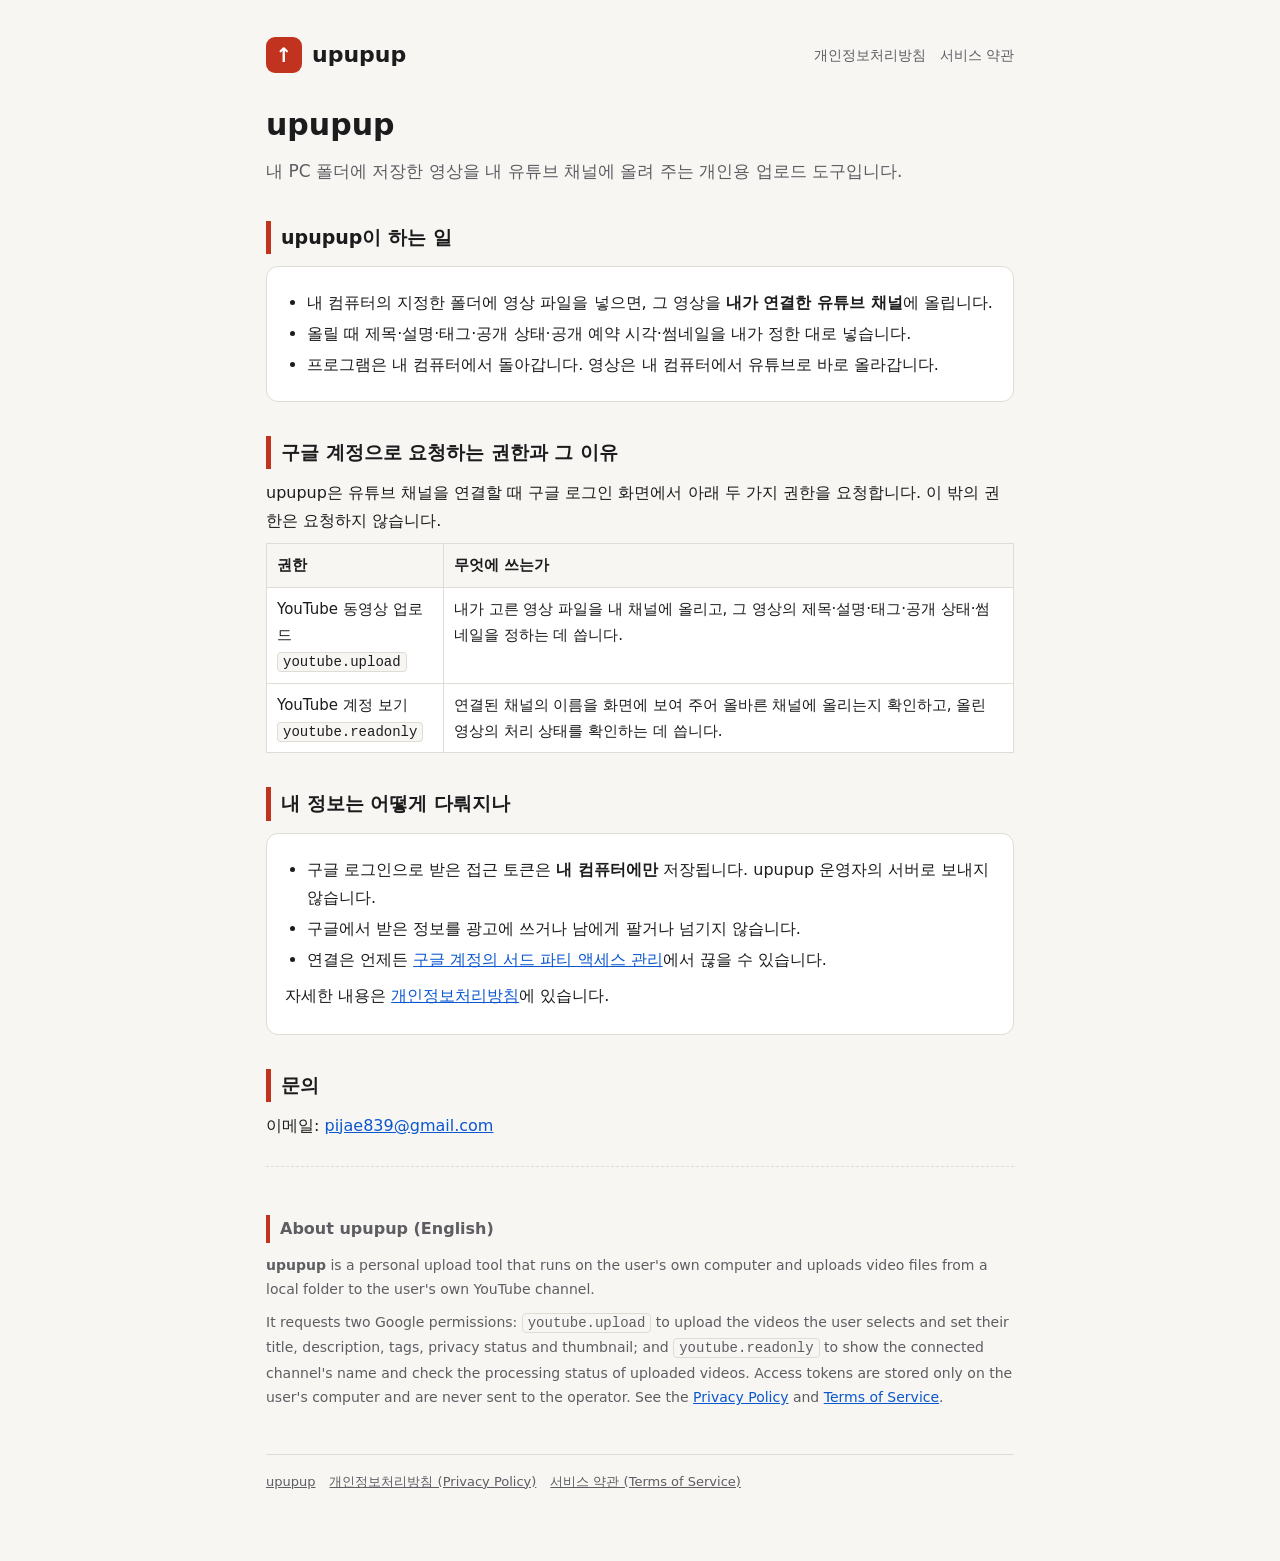
<file: index.html>
<!doctype html>
<html lang="ko">
<head>
<meta charset="utf-8">
<meta name="viewport" content="width=device-width, initial-scale=1">
<title>upupup — 내 PC의 영상을 내 유튜브 채널에 올려 주는 업로드 도구</title>
<meta name="description" content="upupup은 내 PC 폴더에 저장한 영상을 내 유튜브 채널에 올려 주는 개인용 업로드 도구입니다.">
<link rel="stylesheet" href="style.css">
</head>
<body>
<div class="wrap">

<header class="top">
  <a class="brand" href="./"><i>↑</i>upupup</a>
  <nav><a href="privacy.html">개인정보처리방침</a><a href="terms.html">서비스 약관</a></nav>
</header>

<h1>upupup</h1>
<p class="lead">내 PC 폴더에 저장한 영상을 내 유튜브 채널에 올려 주는 개인용 업로드 도구입니다.</p>

<h2>upupup이 하는 일</h2>
<div class="card">
<ul>
<li>내 컴퓨터의 지정한 폴더에 영상 파일을 넣으면, 그 영상을 <b>내가 연결한 유튜브 채널</b>에 올립니다.</li>
<li>올릴 때 제목·설명·태그·공개 상태·공개 예약 시각·썸네일을 내가 정한 대로 넣습니다.</li>
<li>프로그램은 내 컴퓨터에서 돌아갑니다. 영상은 내 컴퓨터에서 유튜브로 바로 올라갑니다.</li>
</ul>
</div>

<h2>구글 계정으로 요청하는 권한과 그 이유</h2>
<p>upupup은 유튜브 채널을 연결할 때 구글 로그인 화면에서 아래 두 가지 권한을 요청합니다. 이 밖의 권한은 요청하지 않습니다.</p>
<table>
<tr><th>권한</th><th>무엇에 쓰는가</th></tr>
<tr><td>YouTube 동영상 업로드<br><code>youtube.upload</code></td><td>내가 고른 영상 파일을 내 채널에 올리고, 그 영상의 제목·설명·태그·공개 상태·썸네일을 정하는 데 씁니다.</td></tr>
<tr><td>YouTube 계정 보기<br><code>youtube.readonly</code></td><td>연결된 채널의 이름을 화면에 보여 주어 올바른 채널에 올리는지 확인하고, 올린 영상의 처리 상태를 확인하는 데 씁니다.</td></tr>
</table>

<h2>내 정보는 어떻게 다뤄지나</h2>
<div class="card">
<ul>
<li>구글 로그인으로 받은 접근 토큰은 <b>내 컴퓨터에만</b> 저장됩니다. upupup 운영자의 서버로 보내지 않습니다.</li>
<li>구글에서 받은 정보를 광고에 쓰거나 남에게 팔거나 넘기지 않습니다.</li>
<li>연결은 언제든 <a href="https://myaccount.google.com/permissions" target="_blank" rel="noopener">구글 계정의 서드 파티 액세스 관리</a>에서 끊을 수 있습니다.</li>
</ul>
<p>자세한 내용은 <a href="privacy.html">개인정보처리방침</a>에 있습니다.</p>
</div>

<h2>문의</h2>
<p>이메일: <a href="mailto:pijae839@gmail.com">pijae839@gmail.com</a></p>

<div class="en">
<h2>About upupup (English)</h2>
<p><b>upupup</b> is a personal upload tool that runs on the user's own computer and uploads video files from a local folder to the user's own YouTube channel.</p>
<p>It requests two Google permissions: <code>youtube.upload</code> to upload the videos the user selects and set their title, description, tags, privacy status and thumbnail; and <code>youtube.readonly</code> to show the connected channel's name and check the processing status of uploaded videos. Access tokens are stored only on the user's computer and are never sent to the operator. See the <a href="privacy.html">Privacy Policy</a> and <a href="terms.html">Terms of Service</a>.</p>
</div>

<footer>
<a href="./">upupup</a><a href="privacy.html">개인정보처리방침 (Privacy Policy)</a><a href="terms.html">서비스 약관 (Terms of Service)</a>
</footer>

</div>
</body>
</html>
</file>
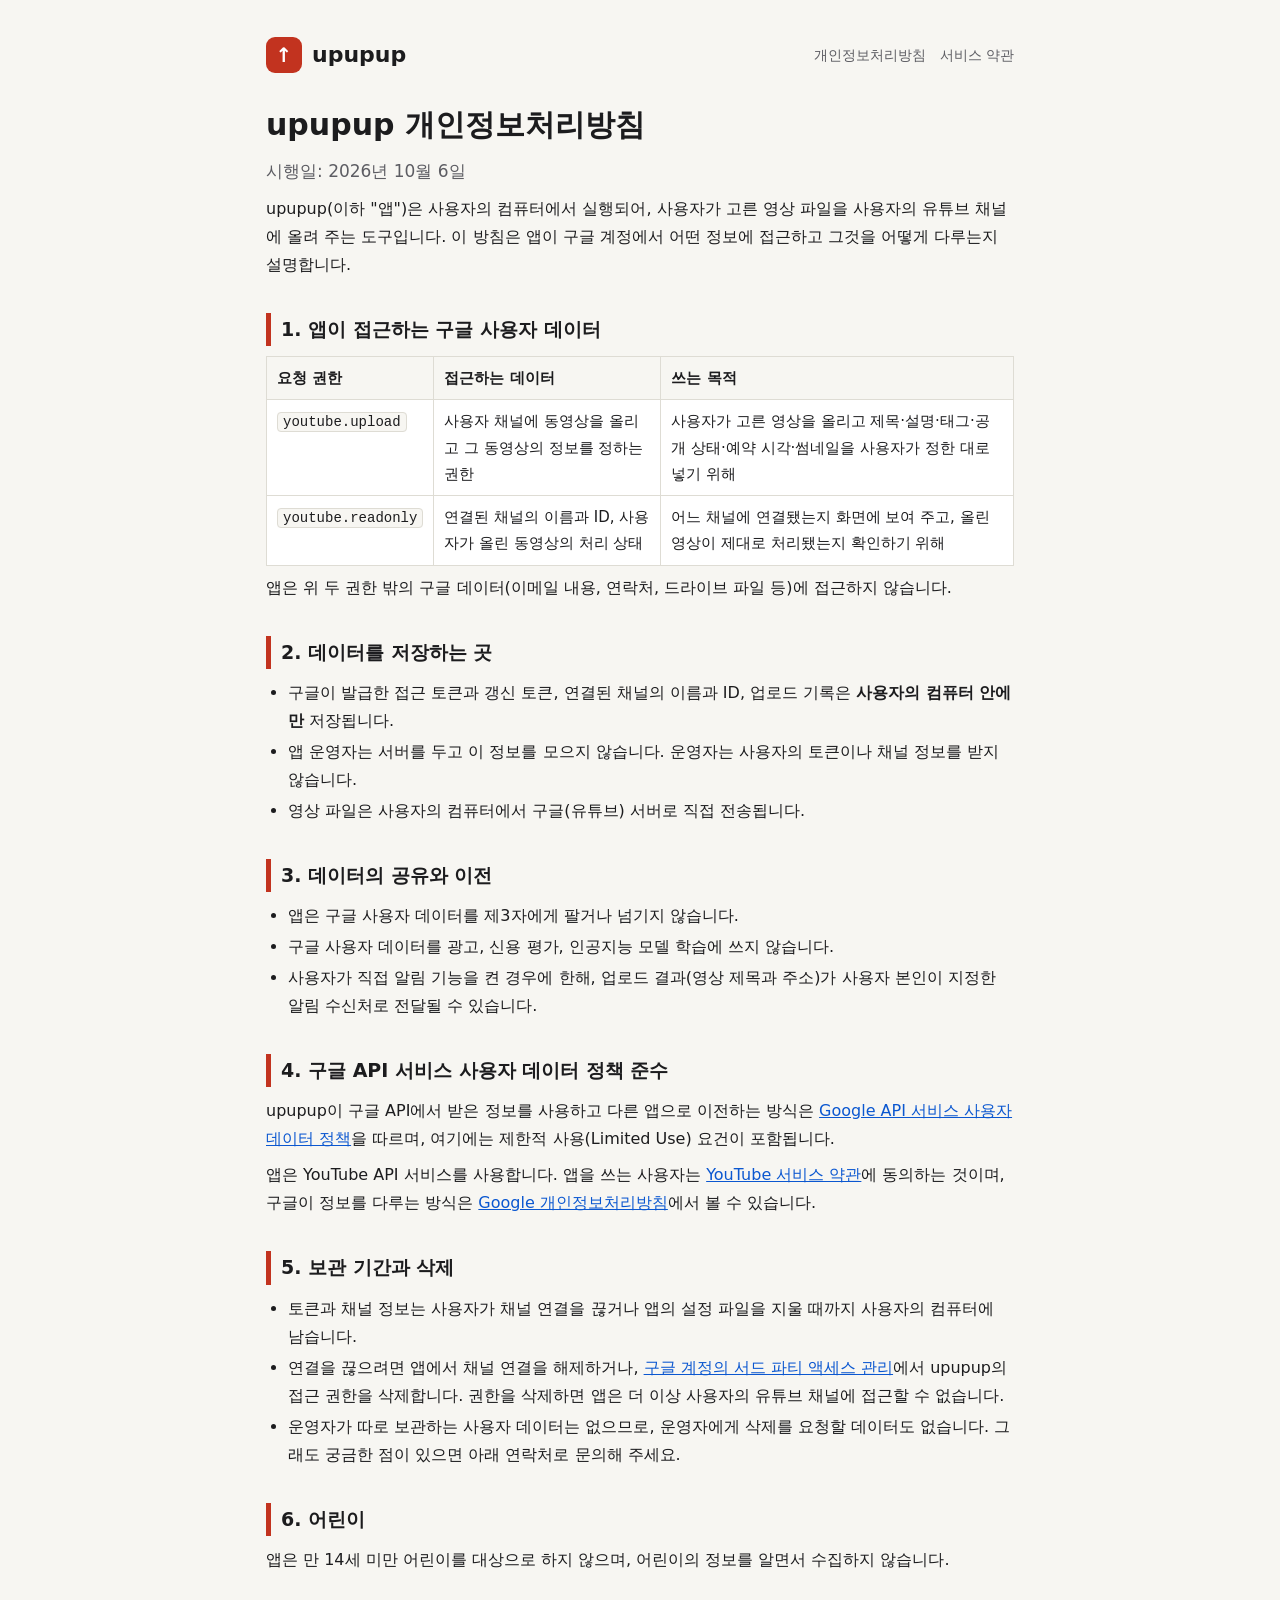
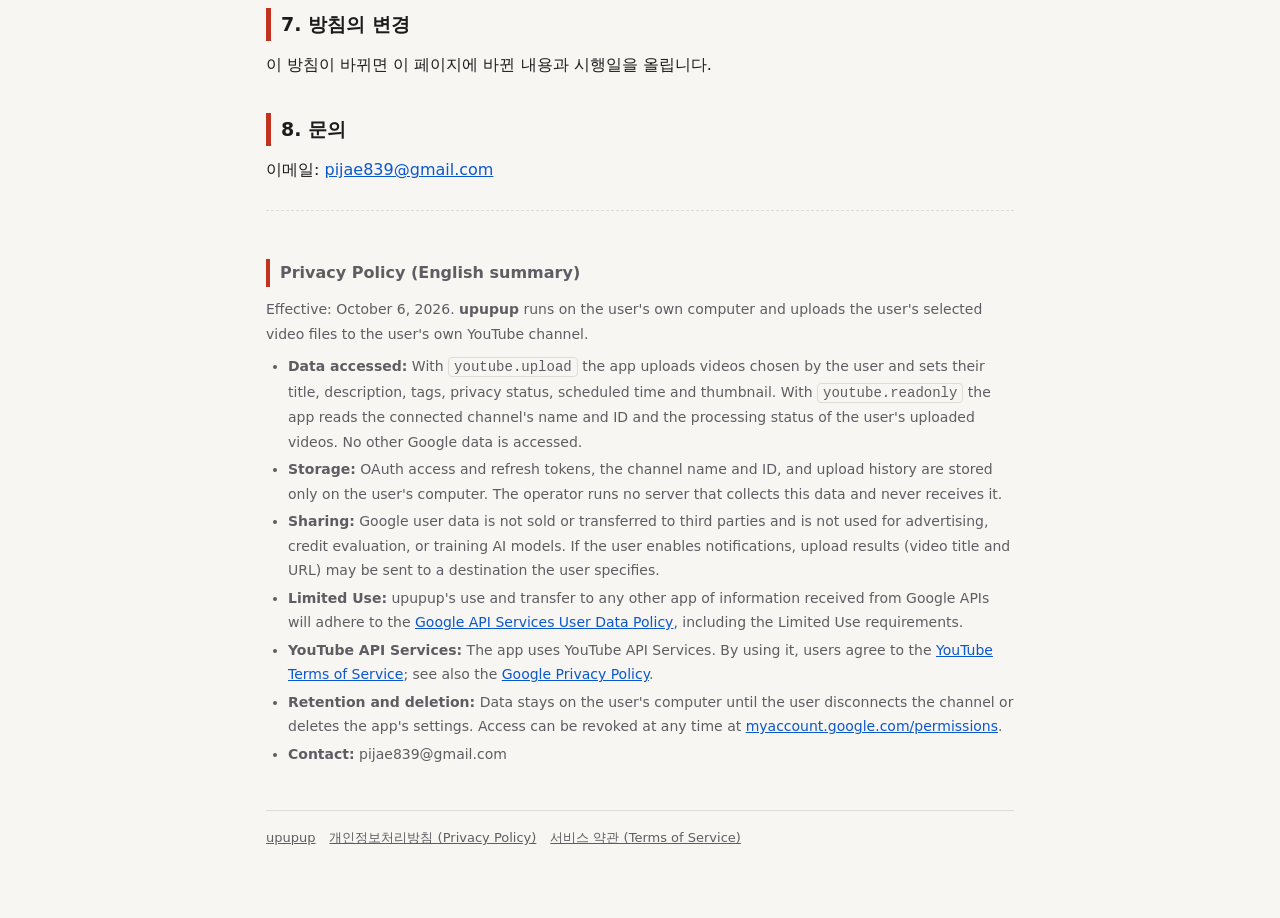
<file: privacy.html>
<!doctype html>
<html lang="ko">
<head>
<meta charset="utf-8">
<meta name="viewport" content="width=device-width, initial-scale=1">
<title>upupup 개인정보처리방침 (Privacy Policy)</title>
<link rel="stylesheet" href="style.css">
</head>
<body>
<div class="wrap">

<header class="top">
  <a class="brand" href="./"><i>↑</i>upupup</a>
  <nav><a href="privacy.html">개인정보처리방침</a><a href="terms.html">서비스 약관</a></nav>
</header>

<h1>upupup 개인정보처리방침</h1>
<p class="lead">시행일: 2026년 10월 6일</p>

<p>upupup(이하 "앱")은 사용자의 컴퓨터에서 실행되어, 사용자가 고른 영상 파일을 사용자의 유튜브 채널에 올려 주는 도구입니다. 이 방침은 앱이 구글 계정에서 어떤 정보에 접근하고 그것을 어떻게 다루는지 설명합니다.</p>

<h2>1. 앱이 접근하는 구글 사용자 데이터</h2>
<table>
<tr><th>요청 권한</th><th>접근하는 데이터</th><th>쓰는 목적</th></tr>
<tr><td><code>youtube.upload</code></td><td>사용자 채널에 동영상을 올리고 그 동영상의 정보를 정하는 권한</td><td>사용자가 고른 영상을 올리고 제목·설명·태그·공개 상태·예약 시각·썸네일을 사용자가 정한 대로 넣기 위해</td></tr>
<tr><td><code>youtube.readonly</code></td><td>연결된 채널의 이름과 ID, 사용자가 올린 동영상의 처리 상태</td><td>어느 채널에 연결됐는지 화면에 보여 주고, 올린 영상이 제대로 처리됐는지 확인하기 위해</td></tr>
</table>
<p>앱은 위 두 권한 밖의 구글 데이터(이메일 내용, 연락처, 드라이브 파일 등)에 접근하지 않습니다.</p>

<h2>2. 데이터를 저장하는 곳</h2>
<ul>
<li>구글이 발급한 접근 토큰과 갱신 토큰, 연결된 채널의 이름과 ID, 업로드 기록은 <b>사용자의 컴퓨터 안에만</b> 저장됩니다.</li>
<li>앱 운영자는 서버를 두고 이 정보를 모으지 않습니다. 운영자는 사용자의 토큰이나 채널 정보를 받지 않습니다.</li>
<li>영상 파일은 사용자의 컴퓨터에서 구글(유튜브) 서버로 직접 전송됩니다.</li>
</ul>

<h2>3. 데이터의 공유와 이전</h2>
<ul>
<li>앱은 구글 사용자 데이터를 제3자에게 팔거나 넘기지 않습니다.</li>
<li>구글 사용자 데이터를 광고, 신용 평가, 인공지능 모델 학습에 쓰지 않습니다.</li>
<li>사용자가 직접 알림 기능을 켠 경우에 한해, 업로드 결과(영상 제목과 주소)가 사용자 본인이 지정한 알림 수신처로 전달될 수 있습니다.</li>
</ul>

<h2>4. 구글 API 서비스 사용자 데이터 정책 준수</h2>
<p>upupup이 구글 API에서 받은 정보를 사용하고 다른 앱으로 이전하는 방식은 <a href="https://developers.google.com/terms/api-services-user-data-policy" target="_blank" rel="noopener">Google API 서비스 사용자 데이터 정책</a>을 따르며, 여기에는 제한적 사용(Limited Use) 요건이 포함됩니다.</p>
<p>앱은 YouTube API 서비스를 사용합니다. 앱을 쓰는 사용자는 <a href="https://www.youtube.com/t/terms" target="_blank" rel="noopener">YouTube 서비스 약관</a>에 동의하는 것이며, 구글이 정보를 다루는 방식은 <a href="https://policies.google.com/privacy" target="_blank" rel="noopener">Google 개인정보처리방침</a>에서 볼 수 있습니다.</p>

<h2>5. 보관 기간과 삭제</h2>
<ul>
<li>토큰과 채널 정보는 사용자가 채널 연결을 끊거나 앱의 설정 파일을 지울 때까지 사용자의 컴퓨터에 남습니다.</li>
<li>연결을 끊으려면 앱에서 채널 연결을 해제하거나, <a href="https://myaccount.google.com/permissions" target="_blank" rel="noopener">구글 계정의 서드 파티 액세스 관리</a>에서 upupup의 접근 권한을 삭제합니다. 권한을 삭제하면 앱은 더 이상 사용자의 유튜브 채널에 접근할 수 없습니다.</li>
<li>운영자가 따로 보관하는 사용자 데이터는 없으므로, 운영자에게 삭제를 요청할 데이터도 없습니다. 그래도 궁금한 점이 있으면 아래 연락처로 문의해 주세요.</li>
</ul>

<h2>6. 어린이</h2>
<p>앱은 만 14세 미만 어린이를 대상으로 하지 않으며, 어린이의 정보를 알면서 수집하지 않습니다.</p>

<h2>7. 방침의 변경</h2>
<p>이 방침이 바뀌면 이 페이지에 바뀐 내용과 시행일을 올립니다.</p>

<h2>8. 문의</h2>
<p>이메일: <a href="mailto:pijae839@gmail.com">pijae839@gmail.com</a></p>

<div class="en">
<h2>Privacy Policy (English summary)</h2>
<p>Effective: October 6, 2026. <b>upupup</b> runs on the user's own computer and uploads the user's selected video files to the user's own YouTube channel.</p>
<ul>
<li><b>Data accessed:</b> With <code>youtube.upload</code> the app uploads videos chosen by the user and sets their title, description, tags, privacy status, scheduled time and thumbnail. With <code>youtube.readonly</code> the app reads the connected channel's name and ID and the processing status of the user's uploaded videos. No other Google data is accessed.</li>
<li><b>Storage:</b> OAuth access and refresh tokens, the channel name and ID, and upload history are stored only on the user's computer. The operator runs no server that collects this data and never receives it.</li>
<li><b>Sharing:</b> Google user data is not sold or transferred to third parties and is not used for advertising, credit evaluation, or training AI models. If the user enables notifications, upload results (video title and URL) may be sent to a destination the user specifies.</li>
<li><b>Limited Use:</b> upupup's use and transfer to any other app of information received from Google APIs will adhere to the <a href="https://developers.google.com/terms/api-services-user-data-policy" target="_blank" rel="noopener">Google API Services User Data Policy</a>, including the Limited Use requirements.</li>
<li><b>YouTube API Services:</b> The app uses YouTube API Services. By using it, users agree to the <a href="https://www.youtube.com/t/terms" target="_blank" rel="noopener">YouTube Terms of Service</a>; see also the <a href="https://policies.google.com/privacy" target="_blank" rel="noopener">Google Privacy Policy</a>.</li>
<li><b>Retention and deletion:</b> Data stays on the user's computer until the user disconnects the channel or deletes the app's settings. Access can be revoked at any time at <a href="https://myaccount.google.com/permissions" target="_blank" rel="noopener">myaccount.google.com/permissions</a>.</li>
<li><b>Contact:</b> pijae839@gmail.com</li>
</ul>
</div>

<footer>
<a href="./">upupup</a><a href="privacy.html">개인정보처리방침 (Privacy Policy)</a><a href="terms.html">서비스 약관 (Terms of Service)</a>
</footer>

</div>
</body>
</html>
</file>
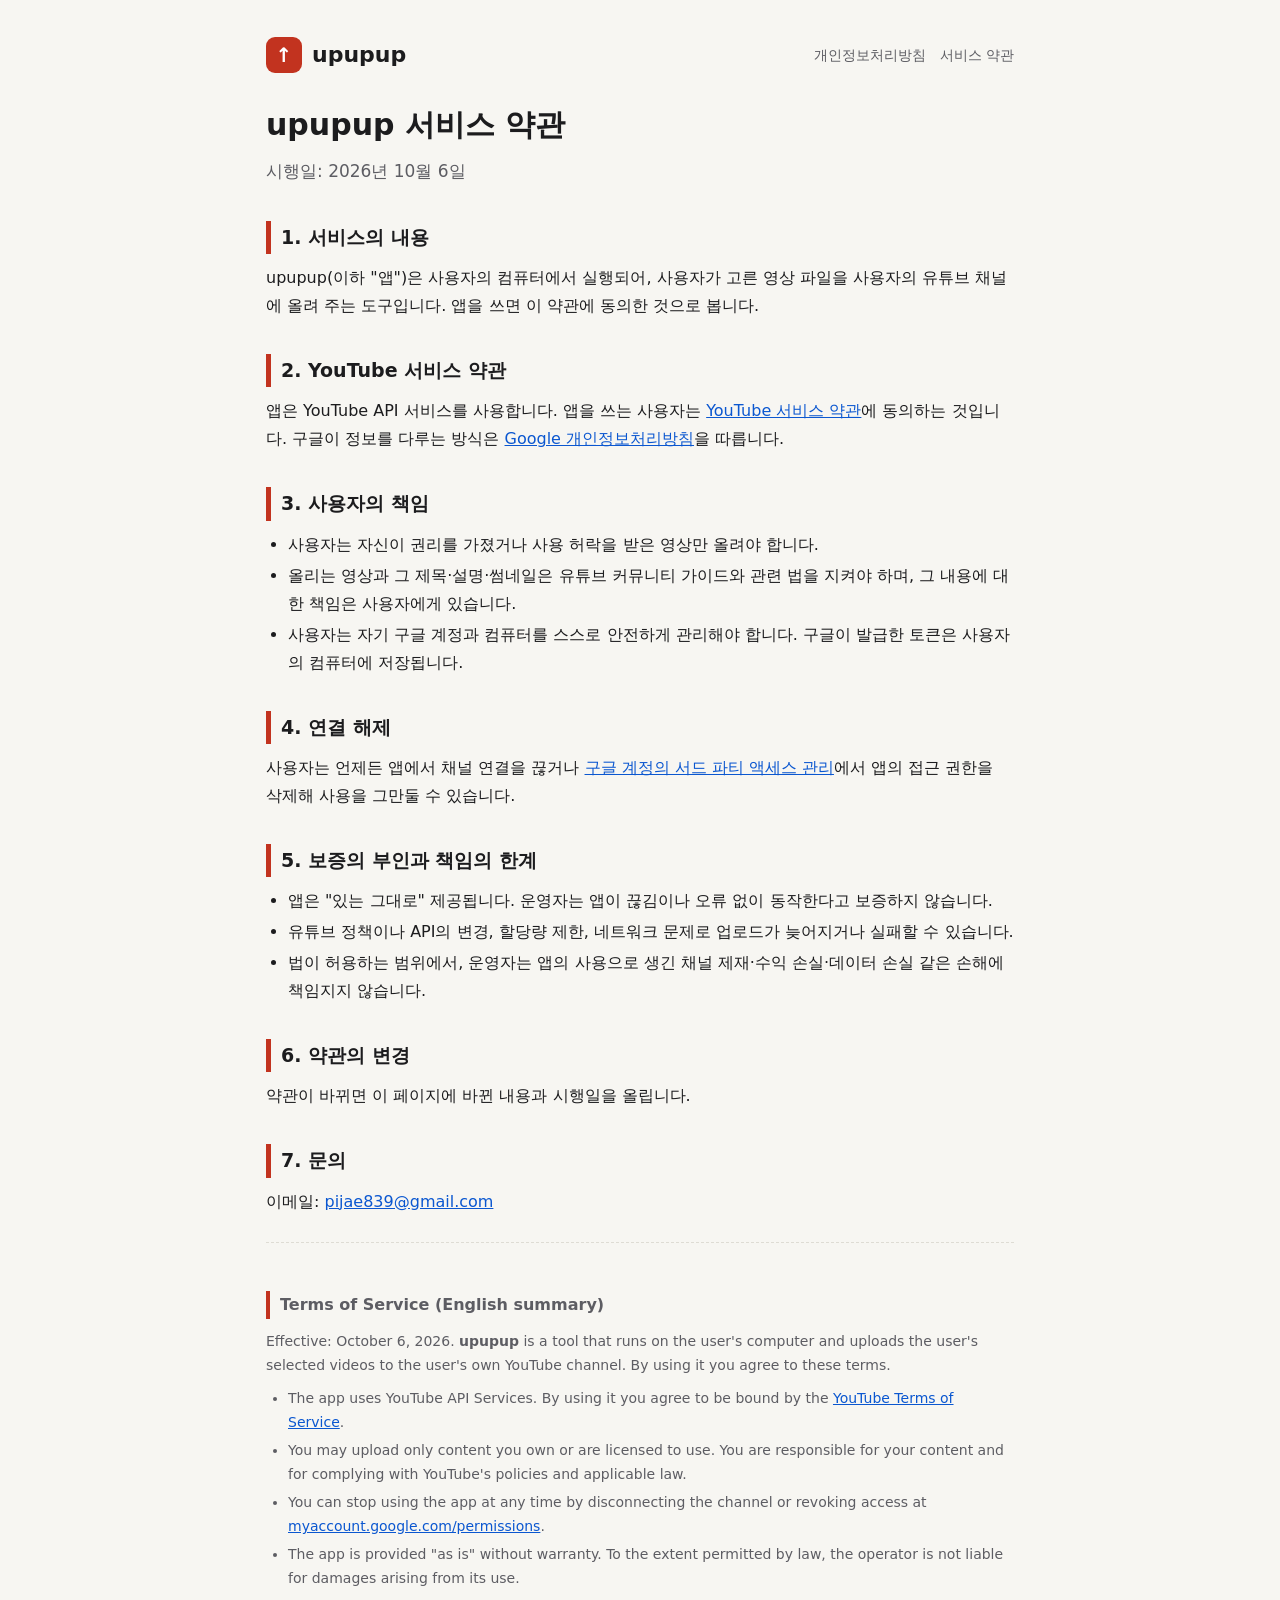
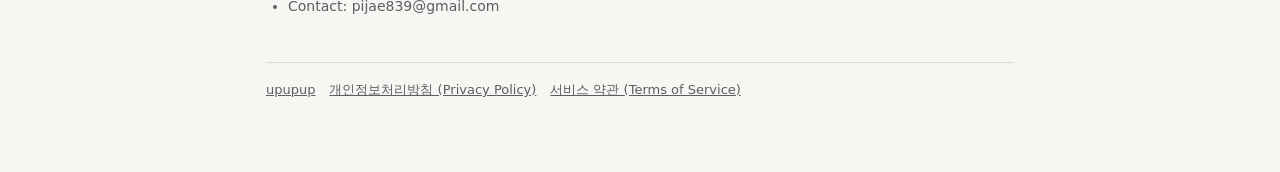
<file: terms.html>
<!doctype html>
<html lang="ko">
<head>
<meta charset="utf-8">
<meta name="viewport" content="width=device-width, initial-scale=1">
<title>upupup 서비스 약관 (Terms of Service)</title>
<link rel="stylesheet" href="style.css">
</head>
<body>
<div class="wrap">

<header class="top">
  <a class="brand" href="./"><i>↑</i>upupup</a>
  <nav><a href="privacy.html">개인정보처리방침</a><a href="terms.html">서비스 약관</a></nav>
</header>

<h1>upupup 서비스 약관</h1>
<p class="lead">시행일: 2026년 10월 6일</p>

<h2>1. 서비스의 내용</h2>
<p>upupup(이하 "앱")은 사용자의 컴퓨터에서 실행되어, 사용자가 고른 영상 파일을 사용자의 유튜브 채널에 올려 주는 도구입니다. 앱을 쓰면 이 약관에 동의한 것으로 봅니다.</p>

<h2>2. YouTube 서비스 약관</h2>
<p>앱은 YouTube API 서비스를 사용합니다. 앱을 쓰는 사용자는 <a href="https://www.youtube.com/t/terms" target="_blank" rel="noopener">YouTube 서비스 약관</a>에 동의하는 것입니다. 구글이 정보를 다루는 방식은 <a href="https://policies.google.com/privacy" target="_blank" rel="noopener">Google 개인정보처리방침</a>을 따릅니다.</p>

<h2>3. 사용자의 책임</h2>
<ul>
<li>사용자는 자신이 권리를 가졌거나 사용 허락을 받은 영상만 올려야 합니다.</li>
<li>올리는 영상과 그 제목·설명·썸네일은 유튜브 커뮤니티 가이드와 관련 법을 지켜야 하며, 그 내용에 대한 책임은 사용자에게 있습니다.</li>
<li>사용자는 자기 구글 계정과 컴퓨터를 스스로 안전하게 관리해야 합니다. 구글이 발급한 토큰은 사용자의 컴퓨터에 저장됩니다.</li>
</ul>

<h2>4. 연결 해제</h2>
<p>사용자는 언제든 앱에서 채널 연결을 끊거나 <a href="https://myaccount.google.com/permissions" target="_blank" rel="noopener">구글 계정의 서드 파티 액세스 관리</a>에서 앱의 접근 권한을 삭제해 사용을 그만둘 수 있습니다.</p>

<h2>5. 보증의 부인과 책임의 한계</h2>
<ul>
<li>앱은 "있는 그대로" 제공됩니다. 운영자는 앱이 끊김이나 오류 없이 동작한다고 보증하지 않습니다.</li>
<li>유튜브 정책이나 API의 변경, 할당량 제한, 네트워크 문제로 업로드가 늦어지거나 실패할 수 있습니다.</li>
<li>법이 허용하는 범위에서, 운영자는 앱의 사용으로 생긴 채널 제재·수익 손실·데이터 손실 같은 손해에 책임지지 않습니다.</li>
</ul>

<h2>6. 약관의 변경</h2>
<p>약관이 바뀌면 이 페이지에 바뀐 내용과 시행일을 올립니다.</p>

<h2>7. 문의</h2>
<p>이메일: <a href="mailto:pijae839@gmail.com">pijae839@gmail.com</a></p>

<div class="en">
<h2>Terms of Service (English summary)</h2>
<p>Effective: October 6, 2026. <b>upupup</b> is a tool that runs on the user's computer and uploads the user's selected videos to the user's own YouTube channel. By using it you agree to these terms.</p>
<ul>
<li>The app uses YouTube API Services. By using it you agree to be bound by the <a href="https://www.youtube.com/t/terms" target="_blank" rel="noopener">YouTube Terms of Service</a>.</li>
<li>You may upload only content you own or are licensed to use. You are responsible for your content and for complying with YouTube's policies and applicable law.</li>
<li>You can stop using the app at any time by disconnecting the channel or revoking access at <a href="https://myaccount.google.com/permissions" target="_blank" rel="noopener">myaccount.google.com/permissions</a>.</li>
<li>The app is provided "as is" without warranty. To the extent permitted by law, the operator is not liable for damages arising from its use.</li>
<li>Contact: pijae839@gmail.com</li>
</ul>
</div>

<footer>
<a href="./">upupup</a><a href="privacy.html">개인정보처리방침 (Privacy Policy)</a><a href="terms.html">서비스 약관 (Terms of Service)</a>
</footer>

</div>
</body>
</html>
</file>
<file: style.css>
:root{--bg:#f7f6f2;--card:#fff;--ink:#1c1c1e;--sub:#5d5d63;--line:#dedcd4;--accent:#c2331f;--link:#0b57d0}
@media (prefers-color-scheme:dark){:root{--bg:#131315;--card:#1d1d20;--ink:#ededef;--sub:#a4a4ab;--line:#33333a;--accent:#ff8a75;--link:#8ab4f8}}
*{box-sizing:border-box}
body{margin:0;background:var(--bg);color:var(--ink);font-family:"Malgun Gothic","Apple SD Gothic Neo","Noto Sans KR",system-ui,sans-serif;line-height:1.75;font-size:16px}
.wrap{max-width:780px;margin:0 auto;padding:36px 16px 70px}
header.top{display:flex;align-items:center;justify-content:space-between;gap:12px;flex-wrap:wrap;margin-bottom:30px}
.brand{display:flex;align-items:center;gap:10px;font-weight:800;font-size:22px;color:var(--ink);text-decoration:none}
.brand i{width:36px;height:36px;border-radius:9px;background:var(--accent);color:#fff;display:flex;align-items:center;justify-content:center;font-style:normal;font-size:20px}
nav a{color:var(--sub);text-decoration:none;font-size:14px;margin-left:14px}
nav a:hover{color:var(--accent)}
h1{font-size:30px;line-height:1.35;margin:0 0 12px}
h2{font-size:19px;margin:34px 0 10px;padding-left:10px;border-left:5px solid var(--accent)}
p{margin:8px 0}
.lead{font-size:17px;color:var(--sub)}
.card{background:var(--card);border:1px solid var(--line);border-radius:12px;padding:16px 18px;margin:12px 0}
ul,ol{margin:6px 0;padding-left:22px}
li{margin:3px 0}
a{color:var(--link)}
table{border-collapse:collapse;width:100%;font-size:15px;background:var(--card);margin:8px 0}
th,td{border:1px solid var(--line);padding:8px 10px;text-align:left;vertical-align:top}
th{background:var(--bg)}
.en{color:var(--sub);font-size:14px;border-top:1px dashed var(--line);margin-top:26px;padding-top:14px}
.en h2{font-size:16px;border-left-width:4px}
footer{margin-top:44px;padding-top:16px;border-top:1px solid var(--line);color:var(--sub);font-size:13px}
footer a{color:var(--sub);margin-right:14px}
code{background:var(--bg);border:1px solid var(--line);border-radius:4px;padding:1px 5px;font-size:14px}
</file>
